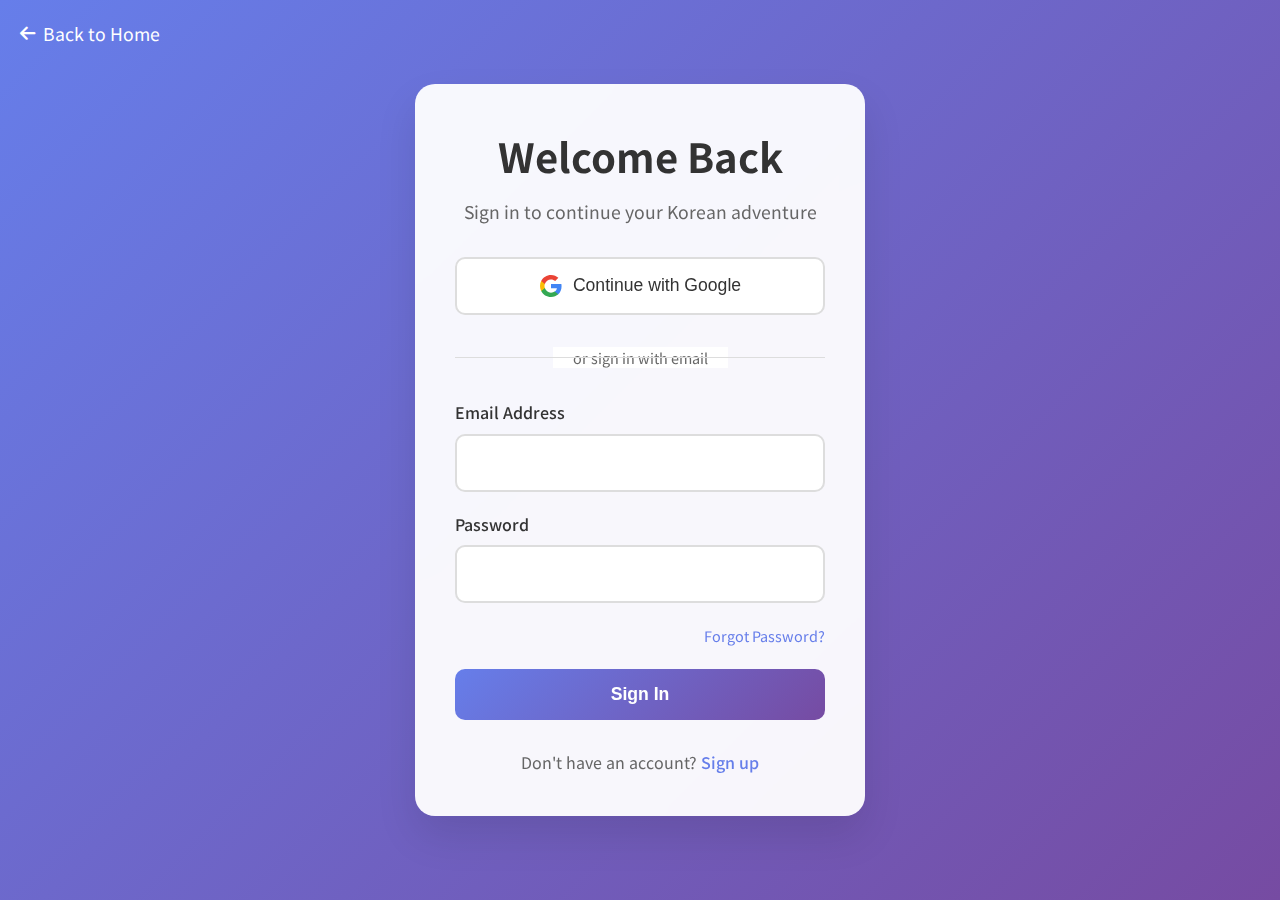
<file: login.html>
<!DOCTYPE html>
<html lang="en">
<head>
    <meta charset="UTF-8">
    <meta name="viewport" content="width=device-width, initial-scale=1.0">
    <title>Sign In - KoriTour</title>
    <link rel="stylesheet" href="styles.css">
    <link href="https://fonts.googleapis.com/css2?family=Noto+Sans+KR:wght@300;400;500;700&display=swap" rel="stylesheet">
    <link rel="stylesheet" href="https://cdnjs.cloudflare.com/ajax/libs/font-awesome/6.0.0/css/all.min.css">
    <style>
        .login-container {
            min-height: 100vh;
            background: linear-gradient(135deg, #667eea 0%, #764ba2 100%);
            display: flex;
            align-items: center;
            justify-content: center;
            padding: 20px;
        }
        
        .login-card {
            background: rgba(255, 255, 255, 0.95);
            backdrop-filter: blur(10px);
            border-radius: 20px;
            padding: 40px;
            width: 100%;
            max-width: 450px;
            box-shadow: 0 20px 40px rgba(0, 0, 0, 0.1);
        }
        
        .login-header {
            text-align: center;
            margin-bottom: 30px;
        }
        
        .login-header h1 {
            color: #333;
            margin-bottom: 10px;
            font-size: 2.5rem;
        }
        
        .login-header p {
            color: #666;
            font-size: 1.1rem;
        }
        
        .google-login {
            background: #fff;
            border: 2px solid #ddd;
            border-radius: 10px;
            padding: 15px 20px;
            width: 100%;
            display: flex;
            align-items: center;
            justify-content: center;
            gap: 10px;
            font-size: 1.1rem;
            color: #333;
            cursor: pointer;
            transition: all 0.3s ease;
            margin-bottom: 30px;
        }
        
        .google-login:hover {
            border-color: #4285f4;
            box-shadow: 0 5px 15px rgba(66, 133, 244, 0.2);
        }
        
        .google-icon {
            width: 24px;
            height: 24px;
        }
        
        .divider {
            text-align: center;
            margin: 30px 0;
            position: relative;
        }
        
        .divider::before {
            content: '';
            position: absolute;
            top: 50%;
            left: 0;
            right: 0;
            height: 1px;
            background: #ddd;
        }
        
        .divider span {
            background: rgba(255, 255, 255, 0.95);
            padding: 0 20px;
            color: #666;
            font-size: 0.9rem;
        }
        
        .form-group {
            margin-bottom: 20px;
        }
        
        .form-group label {
            display: block;
            margin-bottom: 8px;
            color: #333;
            font-weight: 500;
        }
        
        .form-group input {
            width: 100%;
            padding: 15px;
            border: 2px solid #ddd;
            border-radius: 10px;
            font-size: 1rem;
            transition: border-color 0.3s ease;
            box-sizing: border-box;
        }
        
        .form-group input:focus {
            outline: none;
            border-color: #667eea;
        }
        
        .forgot-password {
            text-align: right;
            margin-bottom: 20px;
        }
        
        .forgot-password a {
            color: #667eea;
            text-decoration: none;
            font-size: 0.9rem;
        }
        
        .forgot-password a:hover {
            text-decoration: underline;
        }
        
        .login-btn {
            background: linear-gradient(135deg, #667eea 0%, #764ba2 100%);
            color: white;
            border: none;
            padding: 15px 30px;
            border-radius: 10px;
            font-size: 1.1rem;
            font-weight: 600;
            cursor: pointer;
            width: 100%;
            transition: transform 0.3s ease;
        }
        
        .login-btn:hover {
            transform: translateY(-2px);
        }
        
        .login-btn:disabled {
            opacity: 0.6;
            cursor: not-allowed;
            transform: none;
        }
        
        .signup-link {
            text-align: center;
            margin-top: 30px;
            color: #666;
        }
        
        .signup-link a {
            color: #667eea;
            text-decoration: none;
            font-weight: 500;
        }
        
        .signup-link a:hover {
            text-decoration: underline;
        }
        
        .back-home {
            position: absolute;
            top: 20px;
            left: 20px;
            color: white;
            text-decoration: none;
            font-size: 1.1rem;
            display: flex;
            align-items: center;
            gap: 8px;
            transition: opacity 0.3s ease;
        }
        
        .back-home:hover {
            opacity: 0.8;
        }
        
        @media (max-width: 768px) {
            .login-card {
                padding: 30px 20px;
                margin: 20px;
            }
            
            .login-header h1 {
                font-size: 2rem;
            }
        }
    </style>
</head>
<body>
    <a href="index.html" class="back-home">
        <i class="fas fa-arrow-left"></i>
        Back to Home
    </a>
    
    <div class="login-container">
        <div class="login-card">
            <div class="login-header">
                <h1>Welcome Back</h1>
                <p>Sign in to continue your Korean adventure</p>
            </div>
            
            <button class="google-login" onclick="signInWithGoogle()">
                <svg class="google-icon" viewBox="0 0 24 24">
                    <path fill="#4285F4" d="M22.56 12.25c0-.78-.07-1.53-.2-2.25H12v4.26h5.92c-.26 1.37-1.04 2.53-2.21 3.31v2.77h3.57c2.08-1.92 3.28-4.74 3.28-8.09z"/>
                    <path fill="#34A853" d="M12 23c2.97 0 5.46-.98 7.28-2.66l-3.57-2.77c-.98.66-2.23 1.06-3.71 1.06-2.86 0-5.29-1.93-6.16-4.53H2.18v2.84C3.99 20.53 7.7 23 12 23z"/>
                    <path fill="#FBBC05" d="M5.84 14.09c-.22-.66-.35-1.36-.35-2.09s.13-1.43.35-2.09V7.07H2.18C1.43 8.55 1 10.22 1 12s.43 3.45 1.18 4.93l2.85-2.22.81-.62z"/>
                    <path fill="#EA4335" d="M12 5.38c1.62 0 3.06.56 4.21 1.64l3.15-3.15C17.45 2.09 14.97 1 12 1 7.7 1 3.99 3.47 2.18 7.07l3.66 2.84c.87-2.6 3.3-4.53 6.16-4.53z"/>
                </svg>
                Continue with Google
            </button>
            
            <div class="divider">
                <span>or sign in with email</span>
            </div>
            
            <form id="loginForm">
                <div class="form-group">
                    <label for="email">Email Address</label>
                    <input type="email" id="email" name="email" required>
                </div>
                
                <div class="form-group">
                    <label for="password">Password</label>
                    <input type="password" id="password" name="password" required>
                </div>
                
                <div class="forgot-password">
                    <a href="#" onclick="showForgotPassword()">Forgot Password?</a>
                </div>
                
                <button type="submit" class="login-btn" id="loginBtn">
                    Sign In
                </button>
            </form>
            
            <div class="signup-link">
                Don't have an account? <a href="signup.html">Sign up</a>
            </div>
        </div>
    </div>
    
    <script src="login.js"></script>
</body>
</html>
</file>
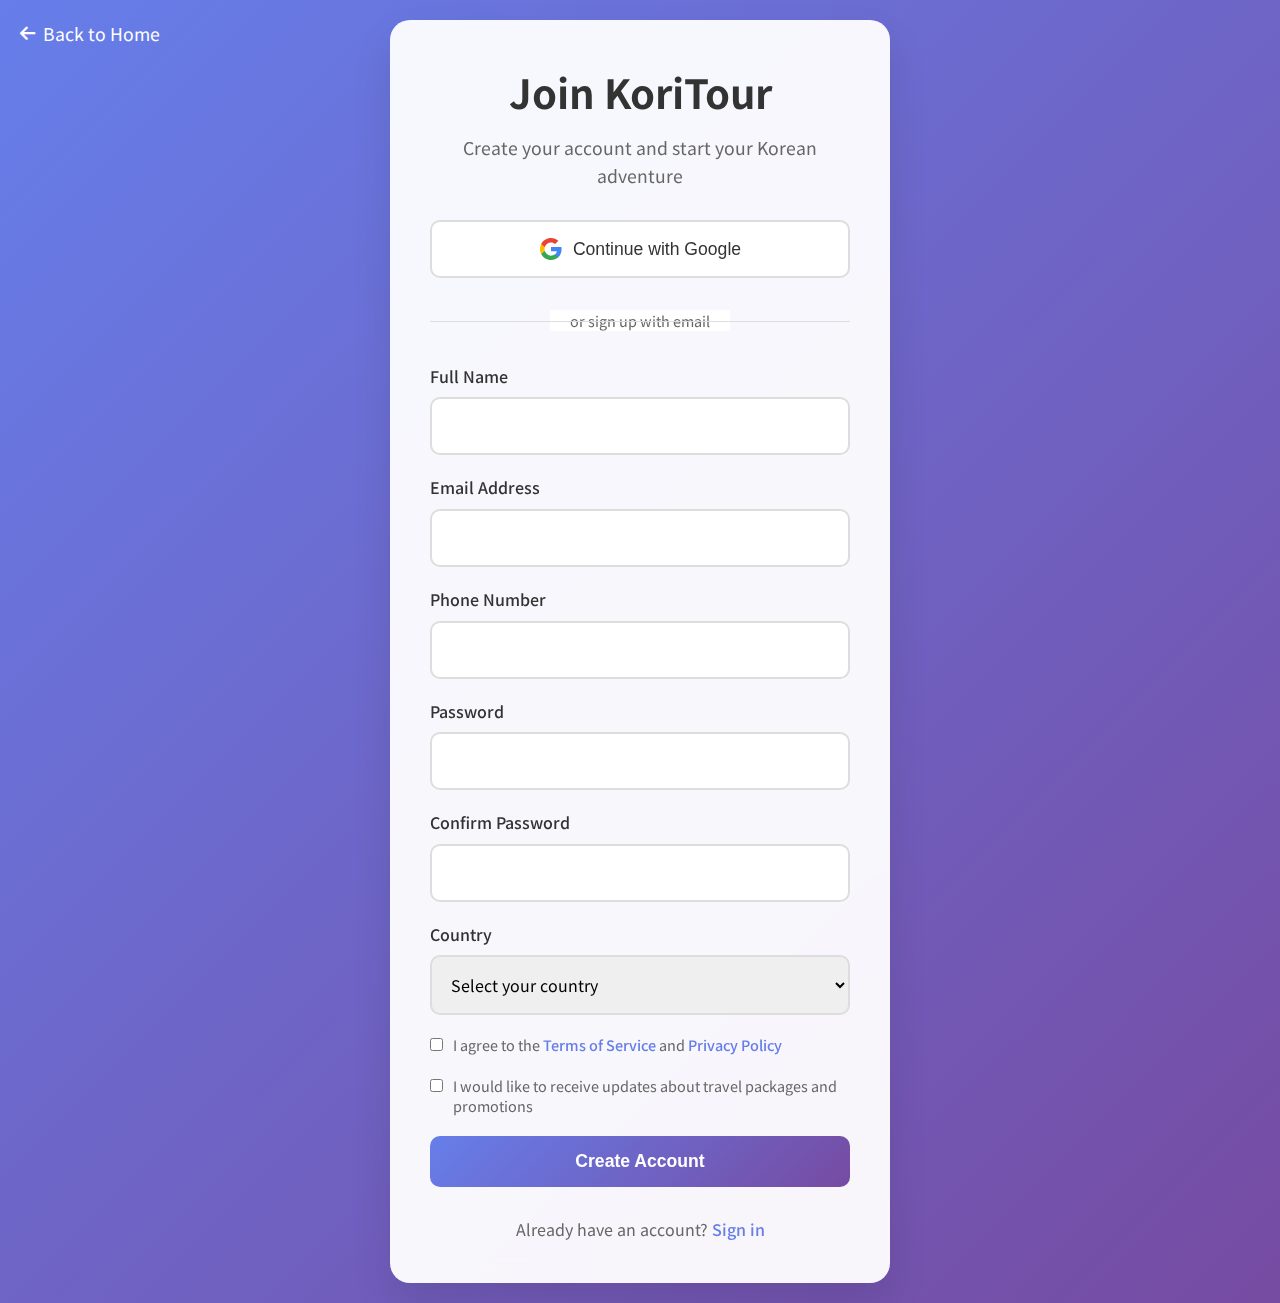
<file: signup.html>
<!DOCTYPE html>
<html lang="en">
<head>
    <meta charset="UTF-8">
    <meta name="viewport" content="width=device-width, initial-scale=1.0">
    <title>Sign Up - KoriTour</title>
    <link rel="stylesheet" href="styles.css">
    <link href="https://fonts.googleapis.com/css2?family=Noto+Sans+KR:wght@300;400;500;700&display=swap" rel="stylesheet">
    <link rel="stylesheet" href="https://cdnjs.cloudflare.com/ajax/libs/font-awesome/6.0.0/css/all.min.css">
    <style>
        .signup-container {
            min-height: 100vh;
            background: linear-gradient(135deg, #667eea 0%, #764ba2 100%);
            display: flex;
            align-items: center;
            justify-content: center;
            padding: 20px;
        }
        
        .signup-card {
            background: rgba(255, 255, 255, 0.95);
            backdrop-filter: blur(10px);
            border-radius: 20px;
            padding: 40px;
            width: 100%;
            max-width: 500px;
            box-shadow: 0 20px 40px rgba(0, 0, 0, 0.1);
        }
        
        .signup-header {
            text-align: center;
            margin-bottom: 30px;
        }
        
        .signup-header h1 {
            color: #333;
            margin-bottom: 10px;
            font-size: 2.5rem;
        }
        
        .signup-header p {
            color: #666;
            font-size: 1.1rem;
        }
        
        .google-signup {
            background: #fff;
            border: 2px solid #ddd;
            border-radius: 10px;
            padding: 15px 20px;
            width: 100%;
            display: flex;
            align-items: center;
            justify-content: center;
            gap: 10px;
            font-size: 1.1rem;
            color: #333;
            cursor: pointer;
            transition: all 0.3s ease;
            margin-bottom: 30px;
        }
        
        .google-signup:hover {
            border-color: #4285f4;
            box-shadow: 0 5px 15px rgba(66, 133, 244, 0.2);
        }
        
        .google-icon {
            width: 24px;
            height: 24px;
        }
        
        .divider {
            text-align: center;
            margin: 30px 0;
            position: relative;
        }
        
        .divider::before {
            content: '';
            position: absolute;
            top: 50%;
            left: 0;
            right: 0;
            height: 1px;
            background: #ddd;
        }
        
        .divider span {
            background: rgba(255, 255, 255, 0.95);
            padding: 0 20px;
            color: #666;
            font-size: 0.9rem;
        }
        
        .form-group {
            margin-bottom: 20px;
        }
        
        .form-group label {
            display: block;
            margin-bottom: 8px;
            color: #333;
            font-weight: 500;
        }
        
        .form-group input,
        .form-group select {
            width: 100%;
            padding: 15px;
            border: 2px solid #ddd;
            border-radius: 10px;
            font-size: 1rem;
            transition: border-color 0.3s ease;
            box-sizing: border-box;
        }
        
        .form-group input:focus,
        .form-group select:focus {
            outline: none;
            border-color: #667eea;
        }
        
        .terms-checkbox {
            display: flex;
            align-items: flex-start;
            gap: 10px;
            margin-bottom: 20px;
        }
        
        .terms-checkbox input[type="checkbox"] {
            width: auto;
            margin-top: 3px;
        }
        
        .terms-checkbox label {
            font-size: 0.9rem;
            color: #666;
            line-height: 1.4;
        }
        
        .terms-link {
            color: #667eea;
            text-decoration: none;
            font-weight: 500;
        }
        
        .terms-link:hover {
            text-decoration: underline;
        }
        
        .signup-btn {
            background: linear-gradient(135deg, #667eea 0%, #764ba2 100%);
            color: white;
            border: none;
            padding: 15px 30px;
            border-radius: 10px;
            font-size: 1.1rem;
            font-weight: 600;
            cursor: pointer;
            width: 100%;
            transition: transform 0.3s ease;
        }
        
        .signup-btn:hover {
            transform: translateY(-2px);
        }
        
        .signup-btn:disabled {
            opacity: 0.6;
            cursor: not-allowed;
            transform: none;
        }
        
        .login-link {
            text-align: center;
            margin-top: 30px;
            color: #666;
        }
        
        .login-link a {
            color: #667eea;
            text-decoration: none;
            font-weight: 500;
        }
        
        .login-link a:hover {
            text-decoration: underline;
        }
        
        .back-home {
            position: absolute;
            top: 20px;
            left: 20px;
            color: white;
            text-decoration: none;
            font-size: 1.1rem;
            display: flex;
            align-items: center;
            gap: 8px;
            transition: opacity 0.3s ease;
        }
        
        .back-home:hover {
            opacity: 0.8;
        }
        
        @media (max-width: 768px) {
            .signup-card {
                padding: 30px 20px;
                margin: 20px;
            }
            
            .signup-header h1 {
                font-size: 2rem;
            }
        }
    </style>
</head>
<body>
    <a href="index.html" class="back-home">
        <i class="fas fa-arrow-left"></i>
        Back to Home
    </a>
    
    <div class="signup-container">
        <div class="signup-card">
            <div class="signup-header">
                <h1>Join KoriTour</h1>
                <p>Create your account and start your Korean adventure</p>
            </div>
            
            <button class="google-signup" onclick="signInWithGoogle()">
                <svg class="google-icon" viewBox="0 0 24 24">
                    <path fill="#4285F4" d="M22.56 12.25c0-.78-.07-1.53-.2-2.25H12v4.26h5.92c-.26 1.37-1.04 2.53-2.21 3.31v2.77h3.57c2.08-1.92 3.28-4.74 3.28-8.09z"/>
                    <path fill="#34A853" d="M12 23c2.97 0 5.46-.98 7.28-2.66l-3.57-2.77c-.98.66-2.23 1.06-3.71 1.06-2.86 0-5.29-1.93-6.16-4.53H2.18v2.84C3.99 20.53 7.7 23 12 23z"/>
                    <path fill="#FBBC05" d="M5.84 14.09c-.22-.66-.35-1.36-.35-2.09s.13-1.43.35-2.09V7.07H2.18C1.43 8.55 1 10.22 1 12s.43 3.45 1.18 4.93l2.85-2.22.81-.62z"/>
                    <path fill="#EA4335" d="M12 5.38c1.62 0 3.06.56 4.21 1.64l3.15-3.15C17.45 2.09 14.97 1 12 1 7.7 1 3.99 3.47 2.18 7.07l3.66 2.84c.87-2.6 3.3-4.53 6.16-4.53z"/>
                </svg>
                Continue with Google
            </button>
            
            <div class="divider">
                <span>or sign up with email</span>
            </div>
            
            <form id="signupForm">
                <div class="form-group">
                    <label for="fullName">Full Name</label>
                    <input type="text" id="fullName" name="fullName" required>
                </div>
                
                <div class="form-group">
                    <label for="email">Email Address</label>
                    <input type="email" id="email" name="email" required>
                </div>
                
                <div class="form-group">
                    <label for="phone">Phone Number</label>
                    <input type="tel" id="phone" name="phone" required>
                </div>
                
                <div class="form-group">
                    <label for="password">Password</label>
                    <input type="password" id="password" name="password" required minlength="8">
                </div>
                
                <div class="form-group">
                    <label for="confirmPassword">Confirm Password</label>
                    <input type="password" id="confirmPassword" name="confirmPassword" required minlength="8">
                </div>
                
                <div class="form-group">
                    <label for="country">Country</label>
                    <select id="country" name="country" required>
                        <option value="">Select your country</option>
                        <option value="US">United States</option>
                        <option value="CA">Canada</option>
                        <option value="GB">United Kingdom</option>
                        <option value="AU">Australia</option>
                        <option value="DE">Germany</option>
                        <option value="FR">France</option>
                        <option value="JP">Japan</option>
                        <option value="CN">China</option>
                        <option value="KR">South Korea</option>
                        <option value="other">Other</option>
                    </select>
                </div>
                
                <div class="terms-checkbox">
                    <input type="checkbox" id="termsAccepted" name="termsAccepted" required>
                    <label for="termsAccepted">
                        I agree to the <a href="#" class="terms-link" onclick="showTerms()">Terms of Service</a> and 
                        <a href="#" class="terms-link" onclick="showPrivacy()">Privacy Policy</a>
                    </label>
                </div>
                
                <div class="terms-checkbox">
                    <input type="checkbox" id="marketingAccepted" name="marketingAccepted">
                    <label for="marketingAccepted">
                        I would like to receive updates about travel packages and promotions
                    </label>
                </div>
                
                <button type="submit" class="signup-btn" id="signupBtn">
                    Create Account
                </button>
            </form>
            
            <div class="login-link">
                Already have an account? <a href="login.html">Sign in</a>
            </div>
        </div>
    </div>
    
    <!-- Terms of Service Modal -->
    <div id="termsModal" class="modal" style="display: none;">
        <div class="modal-content">
            <span class="close">&times;</span>
            <h2>Terms of Service</h2>
            <div class="terms-content">
                <h3>1. Acceptance of Terms</h3>
                <p>By accessing and using KoriTour services, you accept and agree to be bound by the terms and provision of this agreement.</p>
                
                <h3>2. Description of Service</h3>
                <p>KoriTour provides travel planning, booking, and tour guide services for destinations in Korea and surrounding regions.</p>
                
                <h3>3. User Accounts</h3>
                <p>You are responsible for maintaining the confidentiality of your account and password. You agree to accept responsibility for all activities that occur under your account.</p>
                
                <h3>4. Booking and Cancellation</h3>
                <p>All bookings are subject to availability and confirmation. Cancellation policies vary by package and must be reviewed before booking.</p>
                
                <h3>5. Travel Insurance</h3>
                <p>We strongly recommend purchasing comprehensive travel insurance to cover unexpected events during your trip.</p>
                
                <h3>6. Limitation of Liability</h3>
                <p>KoriTour shall not be liable for any indirect, incidental, special, consequential, or punitive damages resulting from your use of our services.</p>
                
                <h3>7. Changes to Terms</h3>
                <p>We reserve the right to modify these terms at any time. Continued use of our services constitutes acceptance of modified terms.</p>
                
                <h3>8. Governing Law</h3>
                <p>These terms shall be governed by and construed in accordance with the laws of South Korea.</p>
            </div>
        </div>
    </div>
    
    <!-- Privacy Policy Modal -->
    <div id="privacyModal" class="modal" style="display: none;">
        <div class="modal-content">
            <span class="close">&times;</span>
            <h2>Privacy Policy</h2>
            <div class="terms-content">
                <h3>1. Information We Collect</h3>
                <p>We collect personal information including name, email, phone number, and travel preferences to provide our services.</p>
                
                <h3>2. How We Use Information</h3>
                <p>Your information is used to process bookings, provide customer support, and send relevant travel updates.</p>
                
                <h3>3. Information Sharing</h3>
                <p>We do not sell, trade, or otherwise transfer your personal information to third parties without your consent.</p>
                
                <h3>4. Data Security</h3>
                <p>We implement appropriate security measures to protect your personal information from unauthorized access.</p>
                
                <h3>5. Cookies and Tracking</h3>
                <p>We use cookies to enhance your browsing experience and analyze website usage patterns.</p>
                
                <h3>6. Your Rights</h3>
                <p>You have the right to access, modify, or delete your personal information at any time.</p>
                
                <h3>7. Contact Us</h3>
                <p>For privacy-related questions, please contact us at privacy@koritour.com</p>
            </div>
        </div>
    </div>
    
    <script src="signup.js"></script>
</body>
</html>
</file>
<file: styles.css>
/* 기본 스타일 리셋 */
* {
    margin: 0;
    padding: 0;
    box-sizing: border-box;
}

body {
    font-family: 'Noto Sans KR', sans-serif;
    line-height: 1.6;
    color: #333;
    overflow-x: hidden;
}

.container {
    max-width: 1200px;
    margin: 0 auto;
    padding: 0 20px;
}

/* 버튼 스타일 */
.btn {
    display: inline-block;
    padding: 12px 30px;
    text-decoration: none;
    border-radius: 50px;
    font-weight: 500;
    transition: all 0.3s ease;
    border: none;
    cursor: pointer;
    font-size: 16px;
}

.btn-primary {
    background: linear-gradient(135deg, #667eea 0%, #764ba2 100%);
    color: white;
    box-shadow: 0 4px 15px rgba(102, 126, 234, 0.4);
}

.btn-primary:hover {
    transform: translateY(-2px);
    box-shadow: 0 8px 25px rgba(102, 126, 234, 0.6);
}

.btn-secondary {
    background: transparent;
    color: #667eea;
    border: 2px solid #667eea;
}

.btn-secondary:hover {
    background: #667eea;
    color: white;
}

.btn-outline {
    background: transparent;
    color: #667eea;
    border: 2px solid #667eea;
    padding: 8px 20px;
    font-size: 14px;
}

.btn-outline:hover {
    background: #667eea;
    color: white;
}

/* 네비게이션 */
.navbar {
    position: fixed;
    top: 0;
    width: 100%;
    background: rgba(255, 255, 255, 0.95);
    backdrop-filter: blur(10px);
    z-index: 1000;
    padding: 15px 0;
    transition: all 0.3s ease;
}

.nav-container {
    max-width: 1200px;
    margin: 0 auto;
    padding: 0 20px;
    display: flex;
    justify-content: space-between;
    align-items: center;
}

.nav-logo {
    display: flex;
    align-items: center;
    font-size: 24px;
    font-weight: 700;
    color: #667eea;
}

.nav-logo i {
    margin-right: 10px;
    font-size: 28px;
}

.nav-menu {
    display: flex;
    list-style: none;
    gap: 30px;
}

.nav-menu a {
    text-decoration: none;
    color: #333;
    font-weight: 500;
    transition: color 0.3s ease;
}

.nav-menu a:hover {
    color: #667eea;
}

.nav-signup {
    background: linear-gradient(135deg, #667eea, #764ba2);
    color: white !important;
    padding: 10px 20px !important;
    border-radius: 25px;
    transition: all 0.3s ease;
}

.nav-signup:hover {
    transform: translateY(-2px);
    box-shadow: 0 5px 15px rgba(102, 126, 234, 0.4);
}

.hamburger {
    display: none;
    flex-direction: column;
    cursor: pointer;
}

.hamburger span {
    width: 25px;
    height: 3px;
    background: #333;
    margin: 3px 0;
    transition: 0.3s;
}

/* 히어로 섹션 */
.hero {
    min-height: 100vh;
    background: linear-gradient(135deg, #667eea 0%, #764ba2 100%);
    display: flex;
    align-items: center;
    position: relative;
    overflow: hidden;
    padding-top: 80px;
}

.hero::before {
    content: '';
    position: absolute;
    top: 0;
    left: 0;
    right: 0;
    bottom: 0;
    background: url('data:image/svg+xml,<svg xmlns="http://www.w3.org/2000/svg" viewBox="0 0 100 100"><defs><pattern id="grain" width="100" height="100" patternUnits="userSpaceOnUse"><circle cx="50" cy="50" r="1" fill="white" opacity="0.1"/></pattern></defs><rect width="100" height="100" fill="url(%23grain)"/></svg>');
    opacity: 0.3;
}

.hero-content {
    flex: 1;
    max-width: 600px;
    color: white;
    z-index: 2;
    position: relative;
}

.hero-content h1 {
    font-size: 3.5rem;
    font-weight: 700;
    margin-bottom: 20px;
    line-height: 1.2;
}

.hero-content p {
    font-size: 1.2rem;
    margin-bottom: 30px;
    opacity: 0.9;
}

.hero-buttons {
    display: flex;
    gap: 20px;
    flex-wrap: wrap;
}

.hero-image {
    flex: 1;
    display: flex;
    justify-content: center;
    align-items: center;
    position: relative;
}

.floating-card {
    background: rgba(255, 255, 255, 0.1);
    backdrop-filter: blur(10px);
    border-radius: 20px;
    padding: 30px;
    text-align: center;
    color: white;
    border: 1px solid rgba(255, 255, 255, 0.2);
    animation: float 6s ease-in-out infinite;
}

@keyframes float {
    0%, 100% { transform: translateY(0px); }
    50% { transform: translateY(-20px); }
}

.floating-card h3 {
    font-size: 1.5rem;
    margin-bottom: 10px;
}

.floating-card p {
    margin-bottom: 15px;
    opacity: 0.9;
}

.discount {
    background: #ff6b6b;
    color: white;
    padding: 8px 16px;
    border-radius: 20px;
    font-weight: 700;
    font-size: 1.1rem;
}

/* 섹션 공통 스타일 */
.section-header {
    text-align: center;
    margin-bottom: 60px;
}

.section-header h2 {
    font-size: 2.5rem;
    font-weight: 700;
    margin-bottom: 15px;
    color: #333;
}

.section-header p {
    font-size: 1.1rem;
    color: #666;
    max-width: 600px;
    margin: 0 auto;
}

/* 여행지 섹션 */
.destinations {
    padding: 100px 0;
    background: #f8f9fa;
}

.destination-grid {
    display: grid;
    grid-template-columns: repeat(auto-fit, minmax(350px, 1fr));
    gap: 30px;
}

.destination-card {
    background: white;
    border-radius: 20px;
    overflow: hidden;
    box-shadow: 0 10px 30px rgba(0, 0, 0, 0.1);
    transition: transform 0.3s ease, box-shadow 0.3s ease;
}

.destination-card:hover {
    transform: translateY(-10px);
    box-shadow: 0 20px 40px rgba(0, 0, 0, 0.15);
}

.card-image {
    position: relative;
    height: 250px;
    overflow: hidden;
}

.card-image img {
    width: 100%;
    height: 100%;
    object-fit: cover;
    transition: transform 0.3s ease;
}

.destination-card:hover .card-image img {
    transform: scale(1.1);
}

.card-overlay {
    position: absolute;
    top: 20px;
    right: 20px;
}

.price {
    background: rgba(0, 0, 0, 0.8);
    color: white;
    padding: 8px 16px;
    border-radius: 20px;
    font-weight: 600;
}

.card-content {
    padding: 30px;
}

.card-content h3 {
    font-size: 1.5rem;
    margin-bottom: 10px;
    color: #333;
}

.card-content p {
    color: #666;
    margin-bottom: 20px;
}

.card-features {
    display: flex;
    gap: 20px;
    margin-bottom: 25px;
    font-size: 14px;
    color: #888;
}

.card-features span {
    display: flex;
    align-items: center;
    gap: 5px;
}

/* 패키지 섹션 */
.packages {
    padding: 100px 0;
}

.package-tabs {
    display: flex;
    justify-content: center;
    gap: 10px;
    margin-bottom: 50px;
    flex-wrap: wrap;
}

.tab-btn {
    padding: 12px 24px;
    border: none;
    background: #f1f3f4;
    color: #666;
    border-radius: 25px;
    cursor: pointer;
    transition: all 0.3s ease;
    font-weight: 500;
}

.tab-btn.active,
.tab-btn:hover {
    background: #667eea;
    color: white;
}

.package-content {
    display: none;
}

.package-content.active {
    display: block;
}

.package-grid {
    display: grid;
    grid-template-columns: repeat(auto-fit, minmax(400px, 1fr));
    gap: 30px;
}

.package-card {
    background: white;
    border-radius: 20px;
    overflow: hidden;
    box-shadow: 0 10px 30px rgba(0, 0, 0, 0.1);
    transition: transform 0.3s ease;
    position: relative;
}

.package-card:hover {
    transform: translateY(-5px);
}

.package-card.featured {
    border: 2px solid #667eea;
}

.package-badge {
    position: absolute;
    top: 20px;
    left: 20px;
    background: #ff6b6b;
    color: white;
    padding: 8px 16px;
    border-radius: 20px;
    font-weight: 700;
    z-index: 2;
}

.package-image {
    height: 250px;
    overflow: hidden;
}

.package-image img {
    width: 100%;
    height: 100%;
    object-fit: cover;
}

.package-info {
    padding: 30px;
}

.package-info h3 {
    font-size: 1.5rem;
    margin-bottom: 10px;
    color: #333;
}

.package-desc {
    color: #666;
    margin-bottom: 20px;
    line-height: 1.6;
}

.package-details {
    display: flex;
    gap: 20px;
    margin-bottom: 20px;
    font-size: 14px;
    color: #888;
    flex-wrap: wrap;
}

.package-details span {
    display: flex;
    align-items: center;
    gap: 5px;
}

.package-price {
    display: flex;
    align-items: center;
    gap: 15px;
    margin-bottom: 25px;
    flex-wrap: wrap;
}

.original-price {
    text-decoration: line-through;
    color: #999;
    font-size: 18px;
}

.current-price {
    font-size: 24px;
    font-weight: 700;
    color: #667eea;
}

.discount-tag {
    background: #ff6b6b;
    color: white;
    padding: 4px 12px;
    border-radius: 15px;
    font-size: 12px;
    font-weight: 600;
}

/* 통계 섹션 */
.stats {
    padding: 80px 0;
    background: linear-gradient(135deg, #667eea 0%, #764ba2 100%);
    color: white;
}

.stats-grid {
    display: grid;
    grid-template-columns: repeat(auto-fit, minmax(200px, 1fr));
    gap: 40px;
    text-align: center;
}

.stat-number {
    font-size: 3rem;
    font-weight: 700;
    margin-bottom: 10px;
}

.stat-label {
    font-size: 1.1rem;
    opacity: 0.9;
}

/* 리뷰 섹션 */
.reviews {
    padding: 100px 0;
    background: #f8f9fa;
}

.review-slider {
    display: grid;
    grid-template-columns: repeat(auto-fit, minmax(400px, 1fr));
    gap: 30px;
}

.review-card {
    background: white;
    padding: 40px;
    border-radius: 20px;
    box-shadow: 0 10px 30px rgba(0, 0, 0, 0.1);
}

.review-stars {
    color: #ffd700;
    font-size: 20px;
    margin-bottom: 20px;
}

.review-text {
    font-size: 1.1rem;
    line-height: 1.6;
    color: #555;
    margin-bottom: 25px;
    font-style: italic;
}

.review-author {
    display: flex;
    align-items: center;
    gap: 15px;
}

.review-author img {
    width: 50px;
    height: 50px;
    border-radius: 50%;
    object-fit: cover;
}

.review-author h4 {
    color: #333;
    margin-bottom: 5px;
}

.review-author span {
    color: #666;
    font-size: 14px;
}

/* 연락처 섹션 */
.contact {
    padding: 100px 0;
}

.contact-content {
    display: grid;
    grid-template-columns: 1fr 1fr;
    gap: 60px;
    align-items: start;
}

.contact-info h2 {
    font-size: 2.5rem;
    margin-bottom: 20px;
    color: #333;
}

.contact-info p {
    font-size: 1.1rem;
    color: #666;
    margin-bottom: 40px;
}

.contact-details {
    display: flex;
    flex-direction: column;
    gap: 25px;
}

.contact-item {
    display: flex;
    align-items: center;
    gap: 20px;
}

.contact-item i {
    width: 50px;
    height: 50px;
    background: #667eea;
    color: white;
    border-radius: 50%;
    display: flex;
    align-items: center;
    justify-content: center;
    font-size: 20px;
}

.contact-item h4 {
    color: #333;
    margin-bottom: 5px;
}

.contact-item p {
    color: #666;
    margin: 0;
}

.contact-form {
    background: white;
    padding: 40px;
    border-radius: 20px;
    box-shadow: 0 10px 30px rgba(0, 0, 0, 0.1);
}

.form-group {
    margin-bottom: 20px;
}

.form-group input,
.form-group select,
.form-group textarea {
    width: 100%;
    padding: 15px;
    border: 2px solid #e1e5e9;
    border-radius: 10px;
    font-size: 16px;
    transition: border-color 0.3s ease;
    font-family: inherit;
}

.form-group input:focus,
.form-group select:focus,
.form-group textarea:focus {
    outline: none;
    border-color: #667eea;
}

.form-group textarea {
    resize: vertical;
    min-height: 120px;
}

/* 푸터 */
.footer {
    background: #2c3e50;
    color: white;
    padding: 60px 0 20px;
}

.footer-content {
    display: grid;
    grid-template-columns: repeat(auto-fit, minmax(250px, 1fr));
    gap: 40px;
    margin-bottom: 40px;
}

.footer-logo {
    display: flex;
    align-items: center;
    font-size: 24px;
    font-weight: 700;
    color: #667eea;
    margin-bottom: 20px;
}

.footer-logo i {
    margin-right: 10px;
}

.footer-section h4 {
    margin-bottom: 20px;
    color: #ecf0f1;
}

.footer-section ul {
    list-style: none;
}

.footer-section ul li {
    margin-bottom: 10px;
}

.footer-section ul li a {
    color: #bdc3c7;
    text-decoration: none;
    transition: color 0.3s ease;
}

.footer-section ul li a:hover {
    color: #667eea;
}

.social-links {
    display: flex;
    gap: 15px;
    margin-top: 20px;
}

.social-links a {
    width: 40px;
    height: 40px;
    background: #34495e;
    color: white;
    border-radius: 50%;
    display: flex;
    align-items: center;
    justify-content: center;
    text-decoration: none;
    transition: background 0.3s ease;
}

.social-links a:hover {
    background: #667eea;
}

.footer-bottom {
    text-align: center;
    padding-top: 20px;
    border-top: 1px solid #34495e;
    color: #bdc3c7;
}

/* 반응형 디자인 */
@media (max-width: 768px) {
    .hamburger {
        display: flex;
    }
    
    .nav-menu {
        display: none;
    }
    
    .hero {
        flex-direction: column;
        text-align: center;
        padding: 100px 20px 50px;
    }
    
    .hero-content h1 {
        font-size: 2.5rem;
    }
    
    .hero-buttons {
        justify-content: center;
    }
    
    .floating-card {
        margin-top: 40px;
    }
    
    .contact-content {
        grid-template-columns: 1fr;
        gap: 40px;
    }
    
    .package-grid {
        grid-template-columns: 1fr;
    }
    
    .destination-grid {
        grid-template-columns: 1fr;
    }
    
    .stats-grid {
        grid-template-columns: repeat(2, 1fr);
    }
    
    .review-slider {
        grid-template-columns: 1fr;
    }
}

@media (max-width: 480px) {
    .hero-content h1 {
        font-size: 2rem;
    }
    
    .section-header h2 {
        font-size: 2rem;
    }
    
    .btn {
        padding: 10px 20px;
        font-size: 14px;
    }
    
    .hero-buttons {
        flex-direction: column;
        align-items: center;
    }
    
    .stats-grid {
        grid-template-columns: 1fr;
    }
}

/* 애니메이션 */
@keyframes fadeInUp {
    from {
        opacity: 0;
        transform: translateY(30px);
    }
    to {
        opacity: 1;
        transform: translateY(0);
    }
}

.destination-card,
.package-card,
.review-card {
    animation: fadeInUp 0.6s ease forwards;
}

.destination-card:nth-child(2) {
    animation-delay: 0.2s;
}

.destination-card:nth-child(3) {
    animation-delay: 0.4s;
}

/* 스크롤 애니메이션 */
.scroll-animate {
    opacity: 0;
    transform: translateY(30px);
    transition: all 0.6s ease;
}

.scroll-animate.animate {
    opacity: 1;
    transform: translateY(0);
}
</file>
